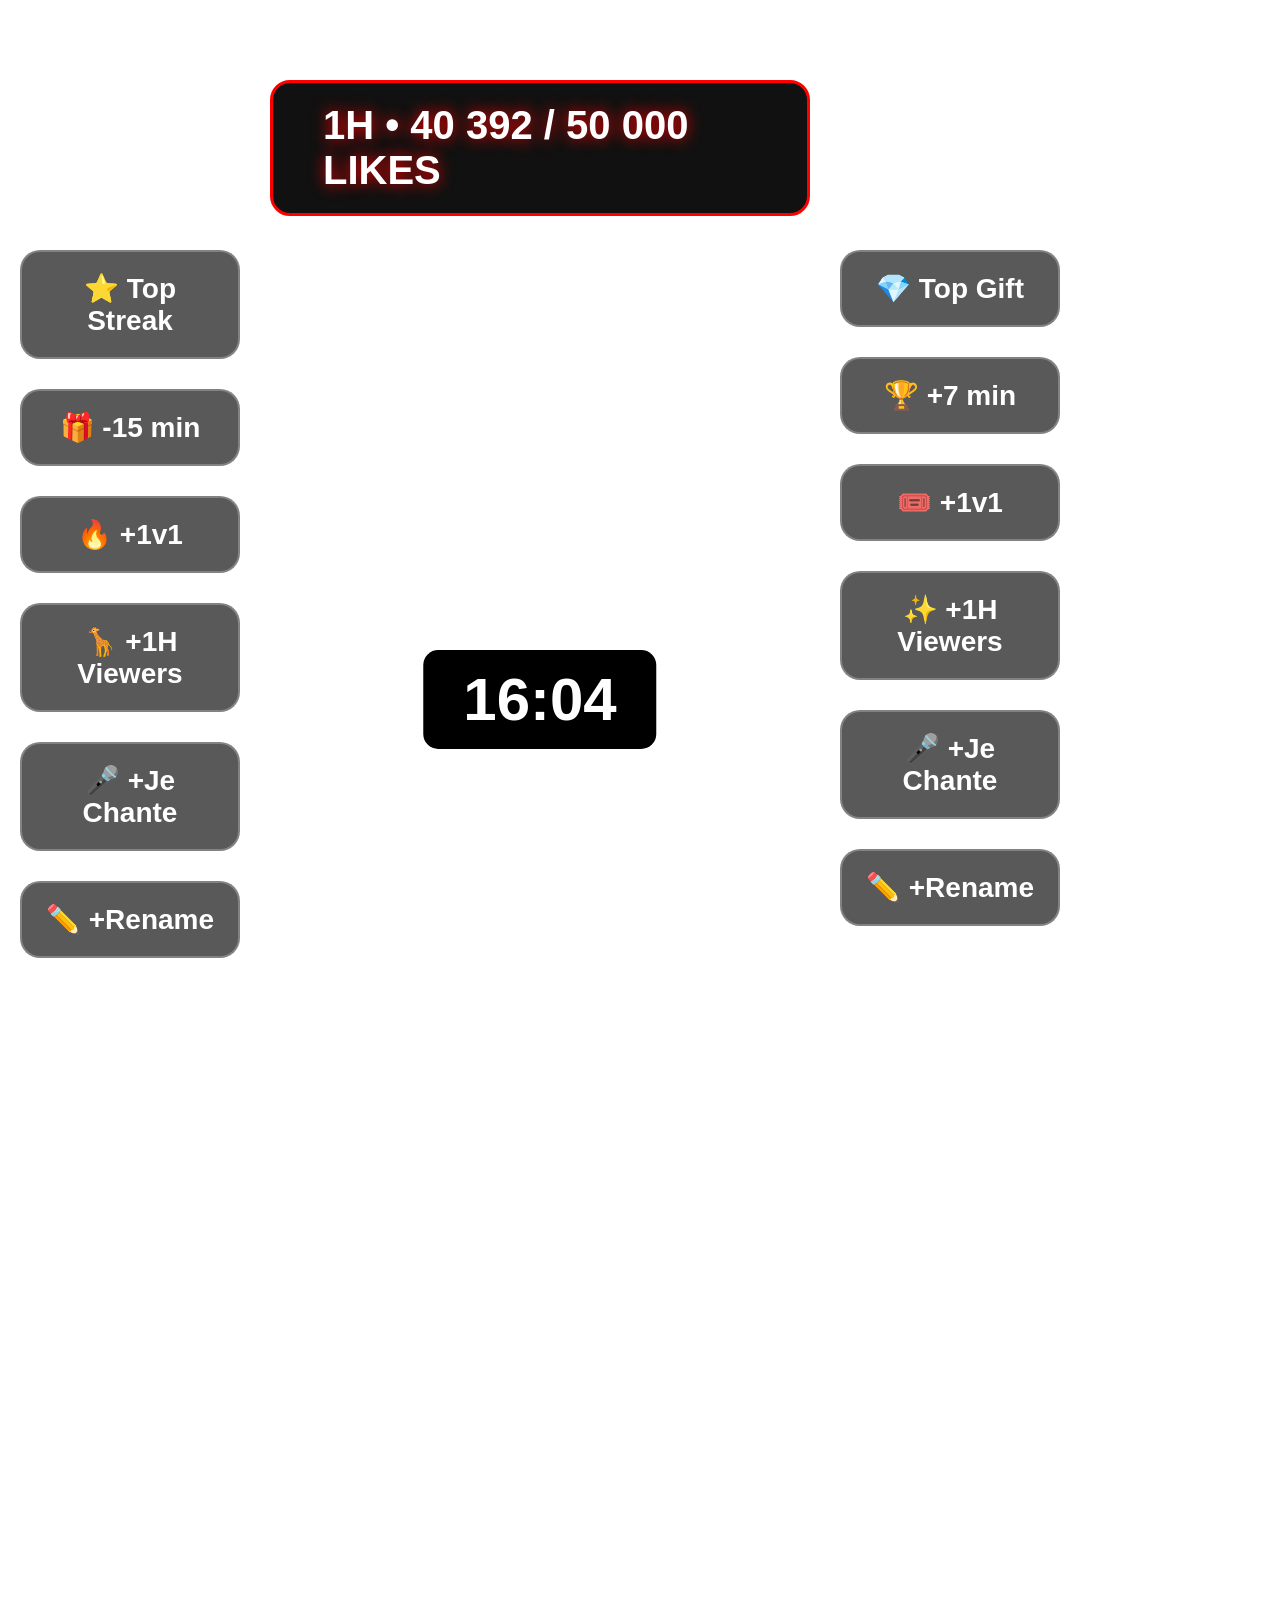
<file: index.html>
<!DOCTYPE html>
<html lang="fr">
<head>
<meta charset="UTF-8">
<meta name="viewport" content="width=device-width, initial-scale=1.0">
<title>TikTok Live Overlay</title>
<link rel="stylesheet" href="style.css">
</head>
<body>

<div class="overlay">

    <div class="top-bar">
        <div class="goal">
            1H • 40 392 / 50 000 LIKES
        </div>
    </div>

    <div class="left-panel">
        <div class="gift">⭐ Top Streak</div>
        <div class="gift">🎁 -15 min</div>
        <div class="gift">🔥 +1v1</div>
        <div class="gift">🦒 +1H Viewers</div>
        <div class="gift">🎤 +Je Chante</div>
        <div class="gift">✏️ +Rename</div>
    </div>

    <div class="right-panel">
        <div class="gift">💎 Top Gift</div>
        <div class="gift">🏆 +7 min</div>
        <div class="gift">🎟️ +1v1</div>
        <div class="gift">✨ +1H Viewers</div>
        <div class="gift">🎤 +Je Chante</div>
        <div class="gift">✏️ +Rename</div>
    </div>

    <div class="timer">
        16:04
    </div>

</div>

</body>
</html>
</file>
<file: style.css>
*{
margin:0;
padding:0;
box-sizing:border-box;
font-family:Arial,sans-serif;
}

body{
width:1080px;
height:1920px;
background:transparent;
overflow:hidden;
}

.overlay{
position:relative;
width:100%;
height:100%;
background:transparent;
}

.top-bar{
position:absolute;
top:80px;
left:50%;
transform:translateX(-50%);
}

.goal{
background:#111;
border:3px solid #ff0000;
color:white;
padding:20px 50px;
font-size:40px;
font-weight:bold;
border-radius:20px;
text-shadow:0 0 15px red;
}

.left-panel{
position:absolute;
left:20px;
top:250px;
width:220px;
display:flex;
flex-direction:column;
gap:30px;
}

.right-panel{
position:absolute;
right:20px;
top:250px;
width:220px;
display:flex;
flex-direction:column;
gap:30px;
}

.gift{
background:rgba(0,0,0,.65);
border:2px solid #ffffff40;
color:white;
padding:20px;
font-size:28px;
font-weight:bold;
border-radius:20px;
text-align:center;
backdrop-filter:blur(10px);
}

.timer{
position:absolute;
top:650px;
left:50%;
transform:translateX(-50%);
background:black;
color:white;
font-size:60px;
font-weight:bold;
padding:15px 40px;
border-radius:15px;
}
</file>
